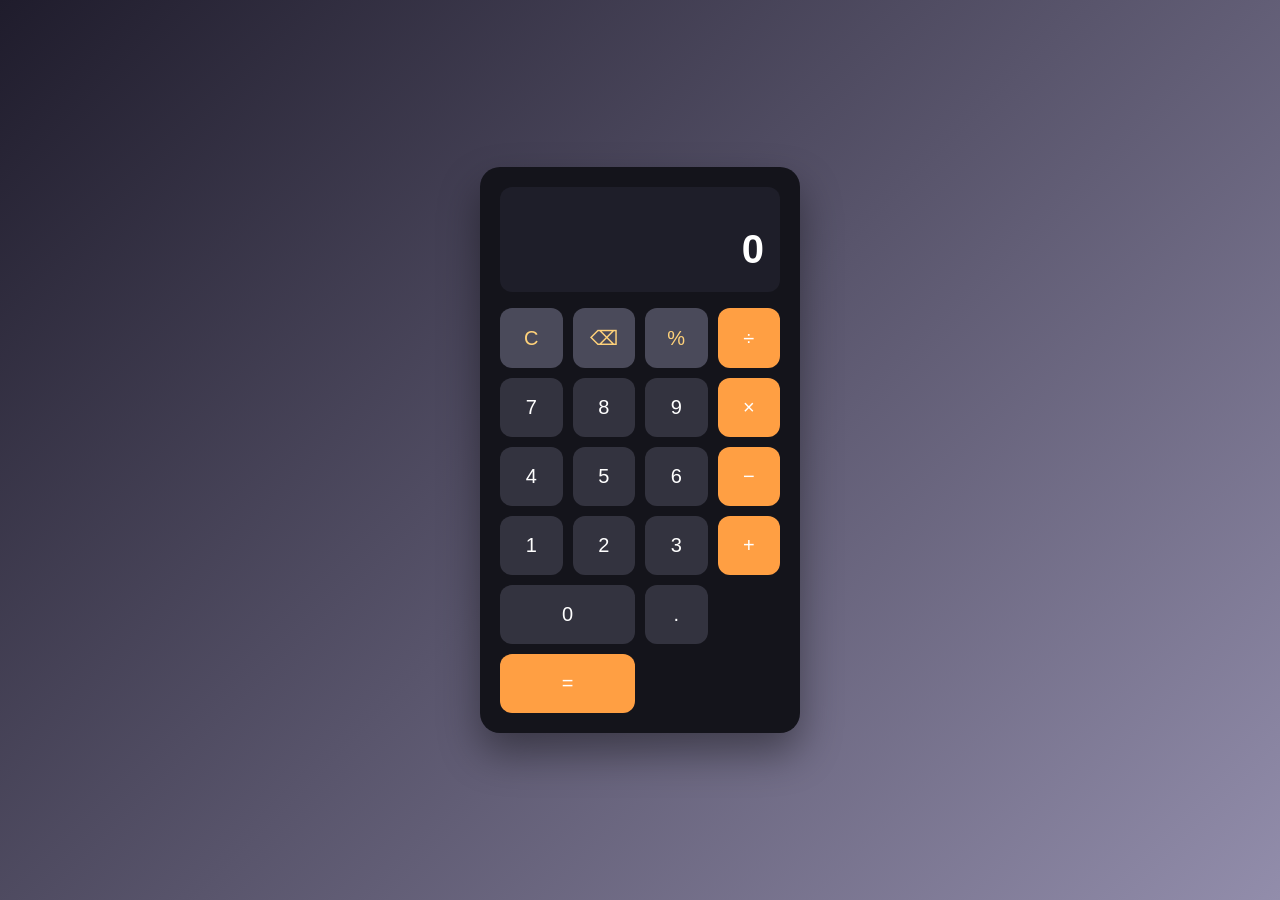
<file: index.html>
<!DOCTYPE html>
<html lang="pt-BR">
<head>
  <meta charset="UTF-8">
  <meta name="viewport" content="width=device-width, initial-scale=1.0">
  <title>Calculadora</title>
  <link rel="stylesheet" href="style.css">
</head>
<body>
  <div class="calculator">
    <div class="display">
      <div class="expression" id="expression"></div>
      <div class="result" id="result">0</div>
    </div>
    <div class="buttons">
      <button class="btn function" data-action="clear">C</button>
      <button class="btn function" data-action="delete">⌫</button>
      <button class="btn function" data-action="percent">%</button>
      <button class="btn operator" data-action="divide">÷</button>

      <button class="btn digit" data-value="7">7</button>
      <button class="btn digit" data-value="8">8</button>
      <button class="btn digit" data-value="9">9</button>
      <button class="btn operator" data-action="multiply">×</button>

      <button class="btn digit" data-value="4">4</button>
      <button class="btn digit" data-value="5">5</button>
      <button class="btn digit" data-value="6">6</button>
      <button class="btn operator" data-action="subtract">−</button>

      <button class="btn digit" data-value="1">1</button>
      <button class="btn digit" data-value="2">2</button>
      <button class="btn digit" data-value="3">3</button>
      <button class="btn operator" data-action="add">+</button>

      <button class="btn digit zero" data-value="0">0</button>
      <button class="btn digit" data-value=".">.</button>
      <button class="btn equals" data-action="equals">=</button>
    </div>
  </div>
  <script src="script.js"></script>
</body>
</html>
</file>
<file: style.css>
* {
  box-sizing: border-box;
}

body {
  margin: 0;
  min-height: 100vh;
  display: flex;
  align-items: center;
  justify-content: center;
  background: linear-gradient(135deg, #1f1c2c, #928dab);
  font-family: 'Segoe UI', Roboto, Arial, sans-serif;
}

.calculator {
  width: 320px;
  border-radius: 20px;
  padding: 20px;
  background: #14141b;
  box-shadow: 0 20px 40px rgba(0, 0, 0, 0.4);
}

.display {
  background: #1e1e29;
  border-radius: 12px;
  padding: 20px 16px;
  margin-bottom: 16px;
  text-align: right;
  overflow: hidden;
}

.expression {
  min-height: 20px;
  color: #8b8b9e;
  font-size: 16px;
  overflow-x: auto;
  white-space: nowrap;
}

.result {
  color: #ffffff;
  font-size: 40px;
  font-weight: 600;
  overflow-x: auto;
  white-space: nowrap;
}

.buttons {
  display: grid;
  grid-template-columns: repeat(4, 1fr);
  gap: 10px;
}

.btn {
  border: none;
  border-radius: 12px;
  padding: 18px 0;
  font-size: 20px;
  font-weight: 500;
  cursor: pointer;
  color: #fff;
  background: #2c2c3a;
  transition: filter 0.15s ease, transform 0.05s ease;
}

.btn:hover {
  filter: brightness(1.15);
}

.btn:active {
  transform: scale(0.96);
}

.btn.digit {
  background: #33333f;
}

.btn.zero {
  grid-column: span 2;
}

.btn.operator {
  background: #ff9f43;
}

.btn.equals {
  background: #ff9f43;
  grid-column: span 2;
}

.btn.function {
  background: #4a4a5a;
  color: #ffd27a;
}
</file>
